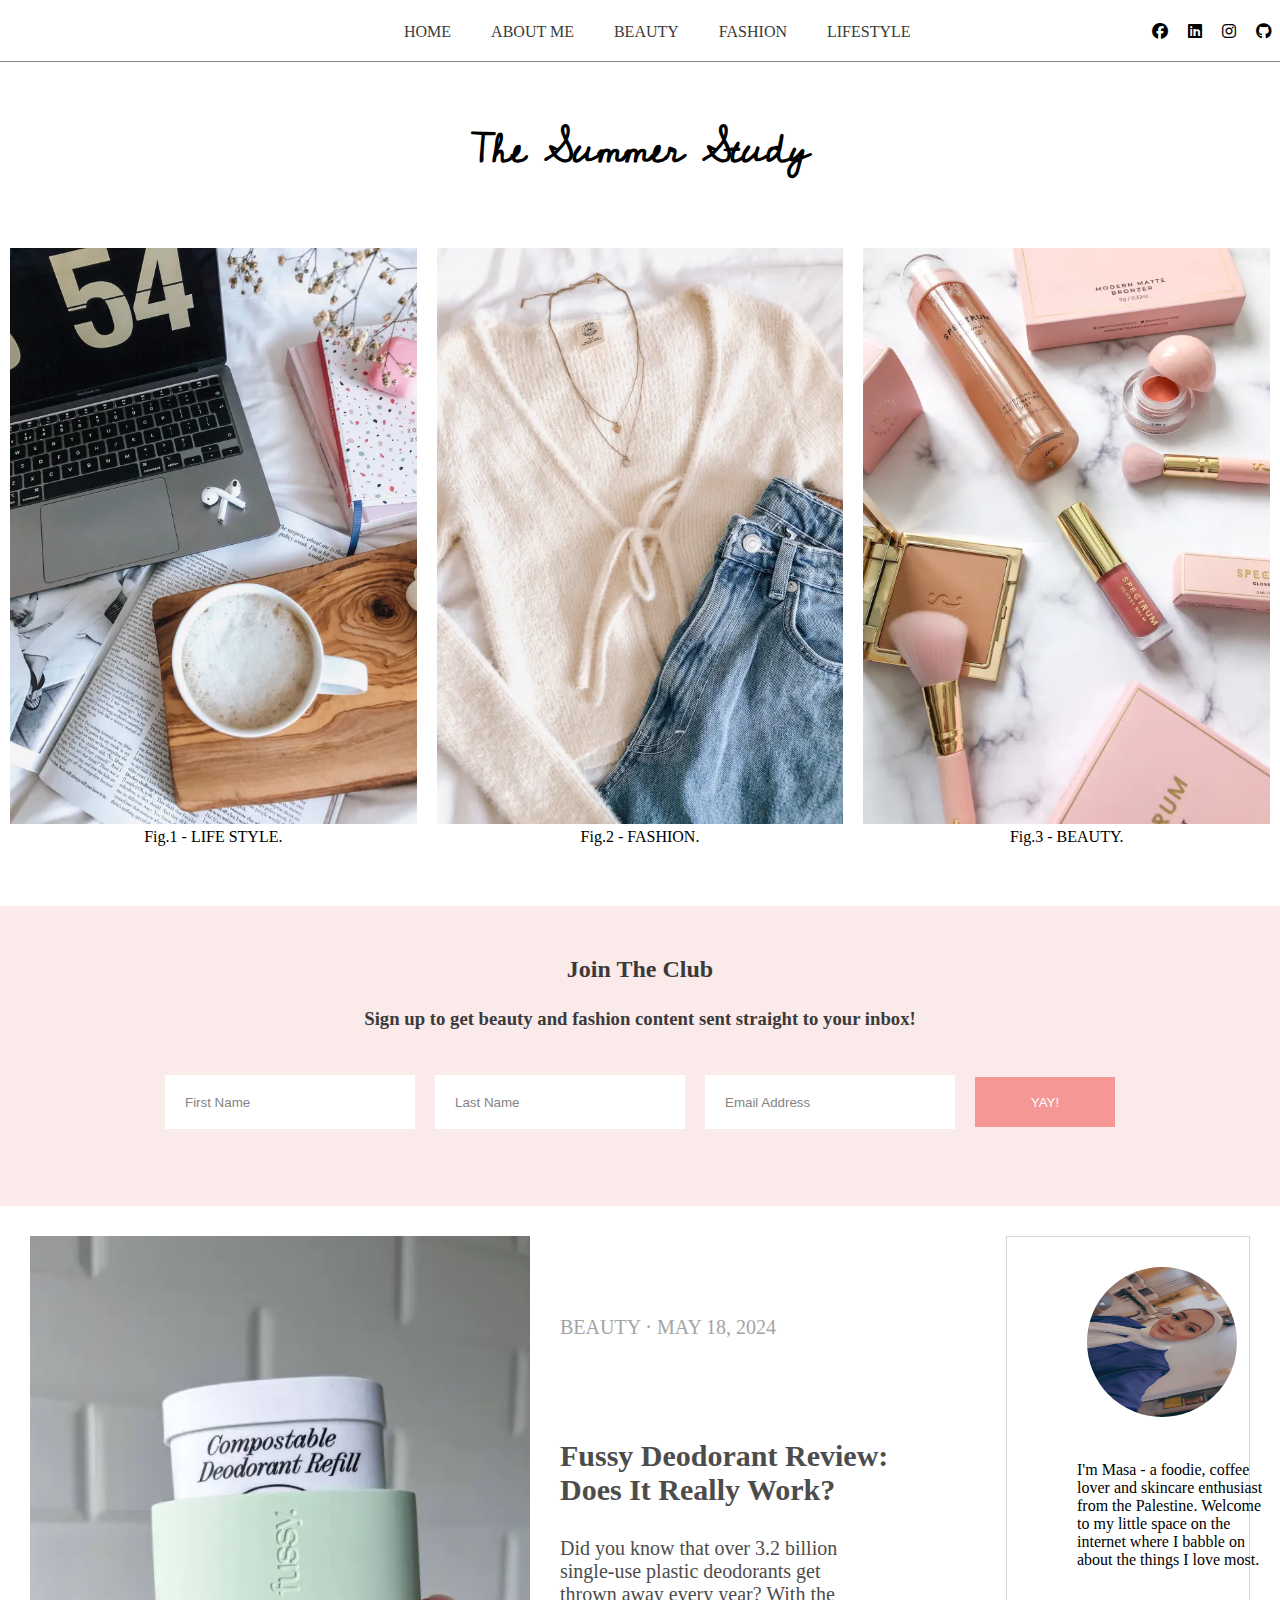
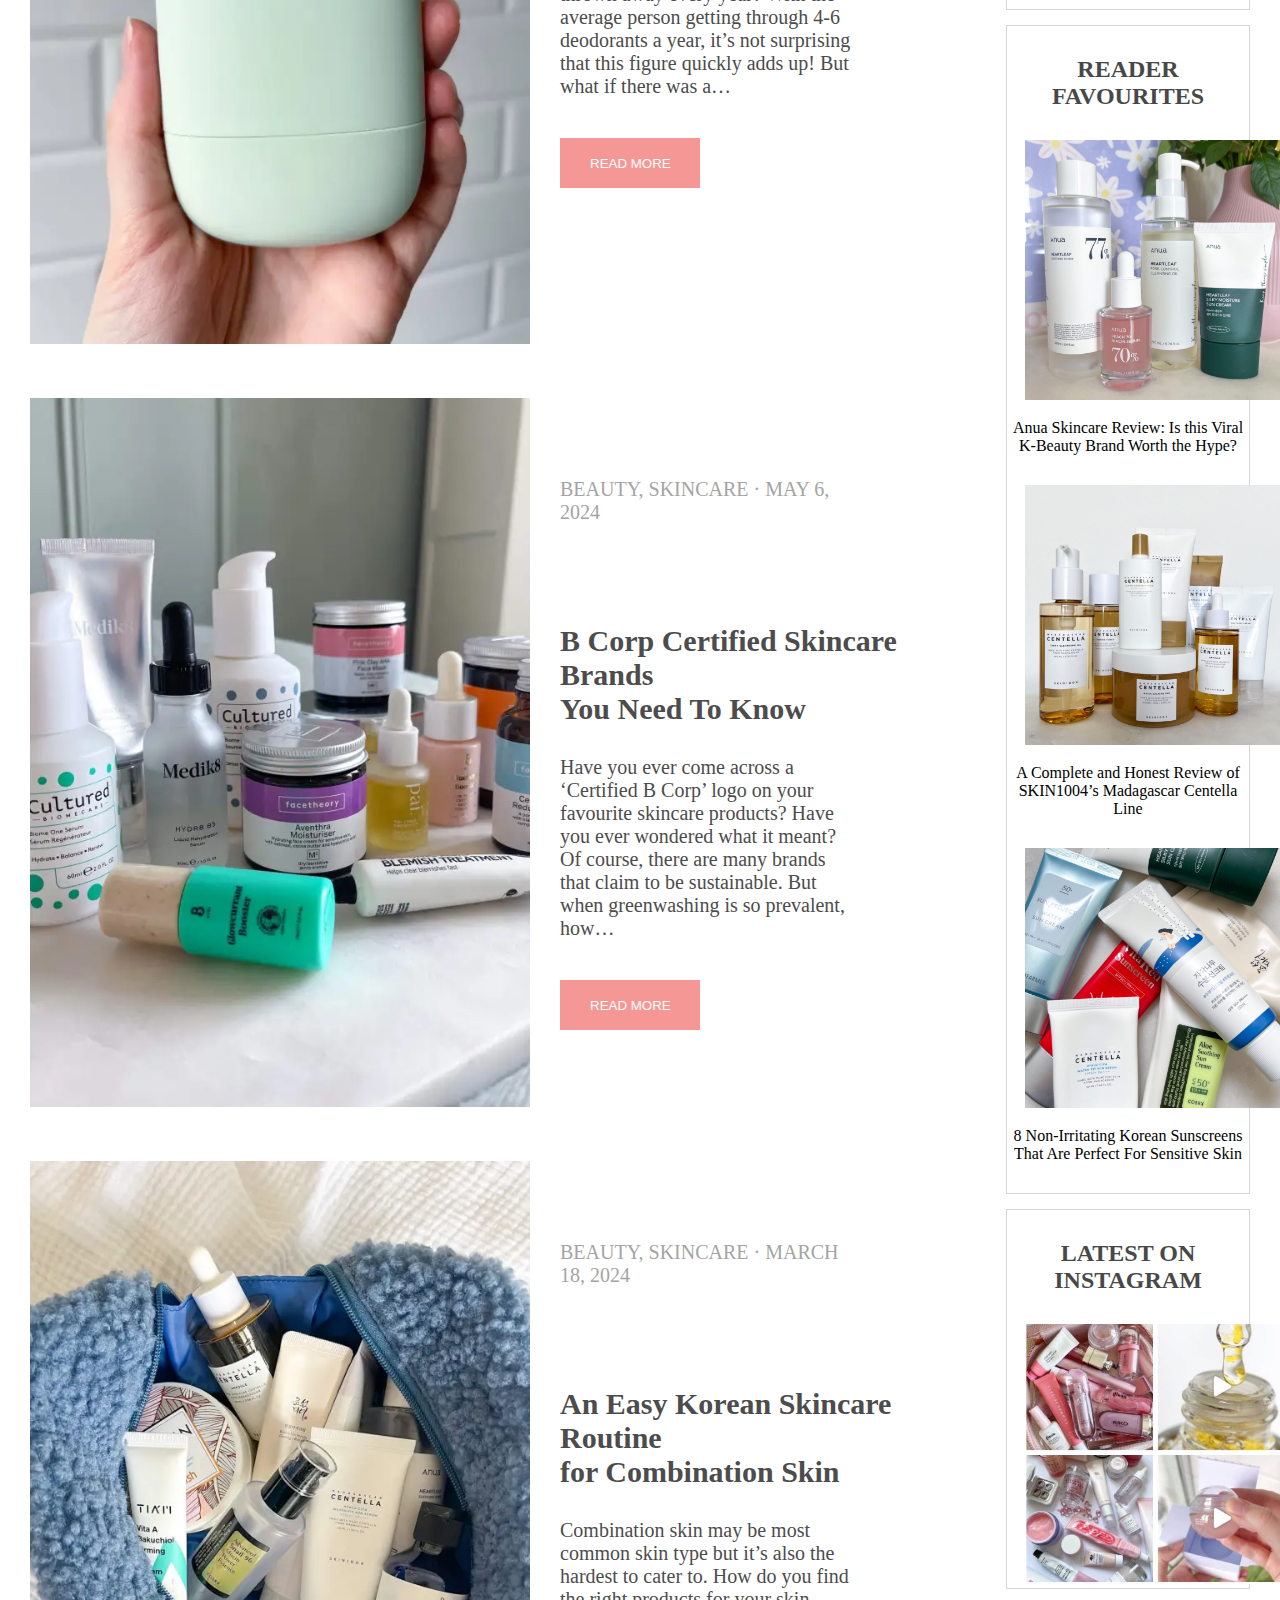
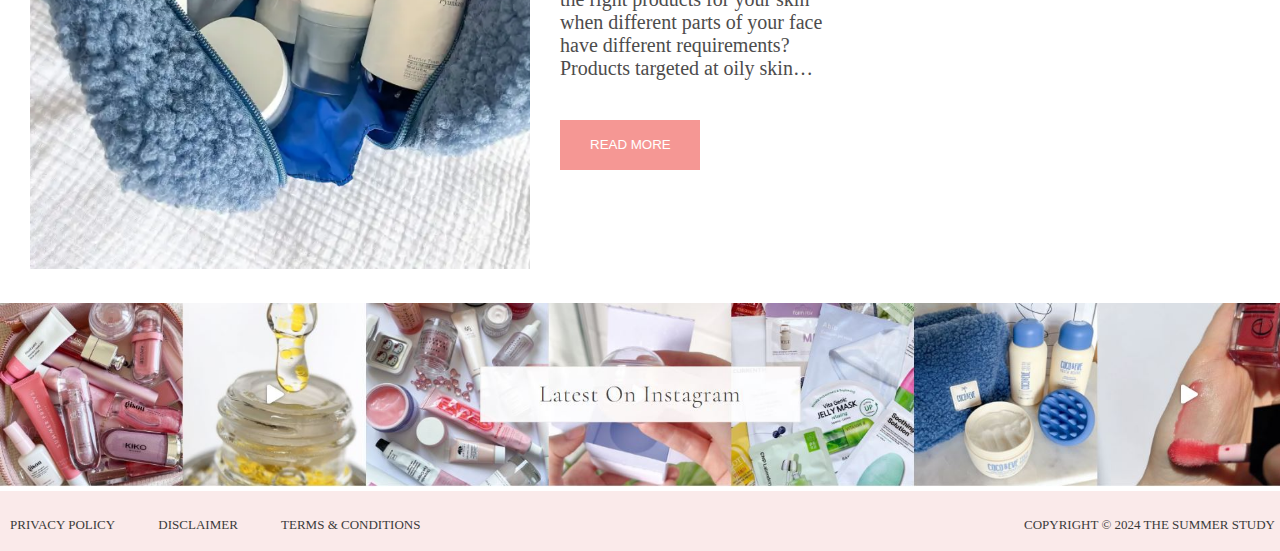
<file: static/index.html>
<!DOCTYPE html>
<html>
    <head>
        <meta charset="UTF-8" />
        <meta name="viewport" content="width=device-width, initial-scale=1.0" />
        <link rel="icon" href="images/logo.jpg" />
        <link rel="stylesheet" href="css/main.css" />
        <link href='https://fonts.googleapis.com/css?family=Cedarville Cursive' rel='stylesheet'>
        <title>The Summer Study</title>
        
    </head>
    <body>
        <header class="header-section">
            <nav class="navigation-bar">
                <a href="#home-page">HOME</a>
                <a href="#about-me-section">ABOUT ME</a>
                <a href="beauty.html" target="_blank">BEAUTY</a>
                <a href="fashion.html" target="_blank">FASHION</a>
                <a href="lifestyle.html" target="_blank">LIFESTYLE</a>
            </nav>
            <div class="social-media">
                <a href="https://www.facebook.com/profile.php?id=100007891277919" target="_blank"><i class="fa-brands fa-facebook"></i></a>
                <a href="https://www.linkedin.com/in/masa-abu-aisheh-735248277/" target="_blank"><i class="fa-brands fa-linkedin"></i></a>              
                <a href="https://www.instagram.com/masa_abuaisheh/?igsh=MWNoNmxkY21tMTQ0ZA%3D%3D&utm_source=qr&fbclid=IwZXh0bgNhZW0CMTAAAR1D5GaeYWvIJTXhTsE2ezgePBSSj-HISgZeqyfBZck92GaeW0LOA-EZr9Q_aem_AXz0OC4koIWQWxzRDLm3gun6iTfan2ZW6XfWPlcMURK93gjhBeRwb0ol1jUNp4F1NzUVuouHuaUTcRdAKW32S-pw" target="_blank"><i class="fa-brands fa-instagram"></i></a>
                <a href="https://github.com/masaabuaisheh" target="_blank"><i class="fa-brands fa-github"></i></i></a>               
            </div>
        </header>
        <main class="main-section">
            <section class="main-page">
                <div class="title-section">
                    <h1>The Summer Study</h1>
                </div>
                <div class="home-page" id="home-page">   
                    <figure class="figcaption-img">
                        <img src="images/lifestyle.jpg" alt="LIFESTYLE" />
                        <figcaption>Fig.1 - LIFE STYLE.</figcaption>
                    </figure>
                    <figure class="figcaption-img">
                        <img src="images/fashion.jpg" alt="FASHION" />
                        <figcaption>Fig.2 - FASHION.</figcaption>
                    </figure>
                    <figure class="figcaption-img">
                       <img src="images/beauty.jpg" alt="BEAUTY" />
                       <figcaption>Fig.3 - BEAUTY.</figcaption>
                    </figure>
                </div>
                <div class="sign-up">
                    <form class="sign-up-form" action="">
                        <header class="sign-up-header">
                            <h2>Join The Club</h2>
                            <h3>Sign up to get beauty and fashion content sent straight to your inbox!</h3>
                        </header>
                        <main class="main-sign-up-form">
                            <div class="fname">
                                <input type="text" class="first-name" placeholder="First Name">
                            </div>
                            <div class="lname">
                                <input type="text" class="last-name" placeholder="Last Name">
                            </div>
                            <div class="email">
                                <input type="text" class="email-address" placeholder="Email Address">
                            </div>
                            <div class="form-button">
                                <button type="submit" class="submit">YAY!</button>
                            </div>
                        </main>
                    </form>
                </div>
            </section>
            <section class="content">
                <section class="main-content">
                    <div class="fussy-deodorant">
                        <div class="fussy-deodorant-image">
                            <img src="images/fussy-natural-deodorant-refill.jpg" alt="FUSSY NATURAL DEODORANT" />
                        </div>
                        <div class="fussy-deodorant-header">
                            <p class="beauty-parag">BEAUTY · MAY 18, 2024</p>
                            <h3>Fussy Deodorant Review: <br> Does It Really Work?</h3>
                            <p>Did you know that over 3.2 billion single-use plastic deodorants get thrown away every year? With the average person getting through 4-6 deodorants a year, it’s not surprising that this figure quickly adds up! But what if there was a…</p>
                            <div class="read-more">
                                <a href="html/fussy-deodorant.html" target="_blank">
                                    <input type="button" class="read-more-info" value="READ MORE" />
                                </a>
                            </div>
                        </div>
                    </div>
                    <div class="b-corp-beauty-skincare-brands">
                        <div class="b-corp-beauty-skincare-brands-image">
                            <img src="images/b-corp-beauty-skincare-brands.jpg" alt="CORP BEAUTY SKINCARE" />
                        </div>
                        <div class="b-corp-beauty-skincare-brands-header">
                            <p class="beauty-parag">BEAUTY, SKINCARE · MAY 6, 2024</p>
                            <h3>B Corp Certified Skincare Brands <br> You Need To Know</h3>
                            <p>Have you ever come across a ‘Certified B Corp’ logo on your favourite skincare products? Have you ever wondered what it meant? Of course, there are many brands that claim to be sustainable. But when greenwashing is so prevalent, how…</p>
                            <div class="read-more">
                                <a href="html/b-corp-skincare.html" target="_blank">
                                    <input type="button" class="read-more-info" value="READ MORE" />
                                </a>
                            </div>
                        </div>
                    </div>
                    <div class="korean-skincare-routine">
                        <div class="korean-skincare-routine-image">
                            <img src="images/korean-skincare-routine-combination-skin.jpg" alt="KOREAN SKINCARE" />
                        </div>
                        <div class="korean-skincare-routine-header">
                            <p class="beauty-parag">BEAUTY, SKINCARE · MARCH 18, 2024</p>
                            <h3>An Easy Korean Skincare Routine <br> for Combination Skin</h3>
                            <p>Combination skin may be most common skin type but it’s also the hardest to cater to. How do you find the right products for your skin when different parts of your face have different requirements? Products targeted at oily skin…</p>
                            <div class="read-more">
                                <a href="html/korean-skincare.html">
                                    <input type="button" class="read-more-info" value="READ MORE" />
                                </a>
                            </div>
                            
                        </div>
                    </div>
                </section>
                <section class="mycontent">
                    <section class="about-me-section" id="about-me-section">
                        <div class="about-me-image">
                            <img src="images/profilee.jpg" alt="PERSONAL PROFILE"/>
                        </div>
                        <div class="about-me-information">
                            <p>I'm Masa - a foodie, 
                                coffee lover and skincare enthusiast from the Palestine.
                                Welcome to my little space on the internet 
                                where I babble on about the things I love most.
                            </p>
                        </div>
                    </section>
                    <section class="reader-favourites-section">
                        <header class="reader-favourites-header">
                            <h2>READER FAVOURITES</h2>
                        </header>
                        <div class="first-product">
                            <img src="images/firstproduct.jpg" alt="PRODUCTS"/>
                            <p>Anua Skincare Review: Is this Viral K-Beauty Brand Worth the Hype?</p>
                        </div>
                        <div class="second-product">
                            <img src="images/secondproduct.jpg" alt="PRODUCTS"/>
                            <p>A Complete and Honest Review of SKIN1004’s Madagascar Centella Line</p>
                        </div>
                        <div class="third-product">
                            <img src="images/thirdproduct.jpg" alt="PRODUCTS"/>
                            <p>8 Non-Irritating Korean Sunscreens That Are Perfect For Sensitive Skin</p>
                        </div>
                    </section>
                    <section class="latest-on-intagram-section">
                        <header class="latest-on-intagram-header">
                            <h2>LATEST ON INSTAGRAM</h2>
                        </header>
                        <div class="latest-product">
                            <img src="images/instapic.JPG" alt="PRODUCTS"/>
                        </div>
                    </section>
                </section>
            </section>
        </main>
        <footer>
            <div class="footer-image">
                <img src="images/footer.JPG"  alt="LATEST ON INSTAGRAM"/>
            </div>
            <div class="footer-info">
                <div class="footer-links">
                    <a href="privacypolicy.html">PRIVACY POLICY</a>
                    <a href="dec.html">DISCLAIMER</a>
                    <a href="terme.html">TERMS & CONDITIONS</a>
                </div>
                <div class="footer-copyright">
                    <p>COPYRIGHT © 2024 THE SUMMER STUDY</p> 
                </div>
            </div>
        </footer>
    </body>
</html>
</file>
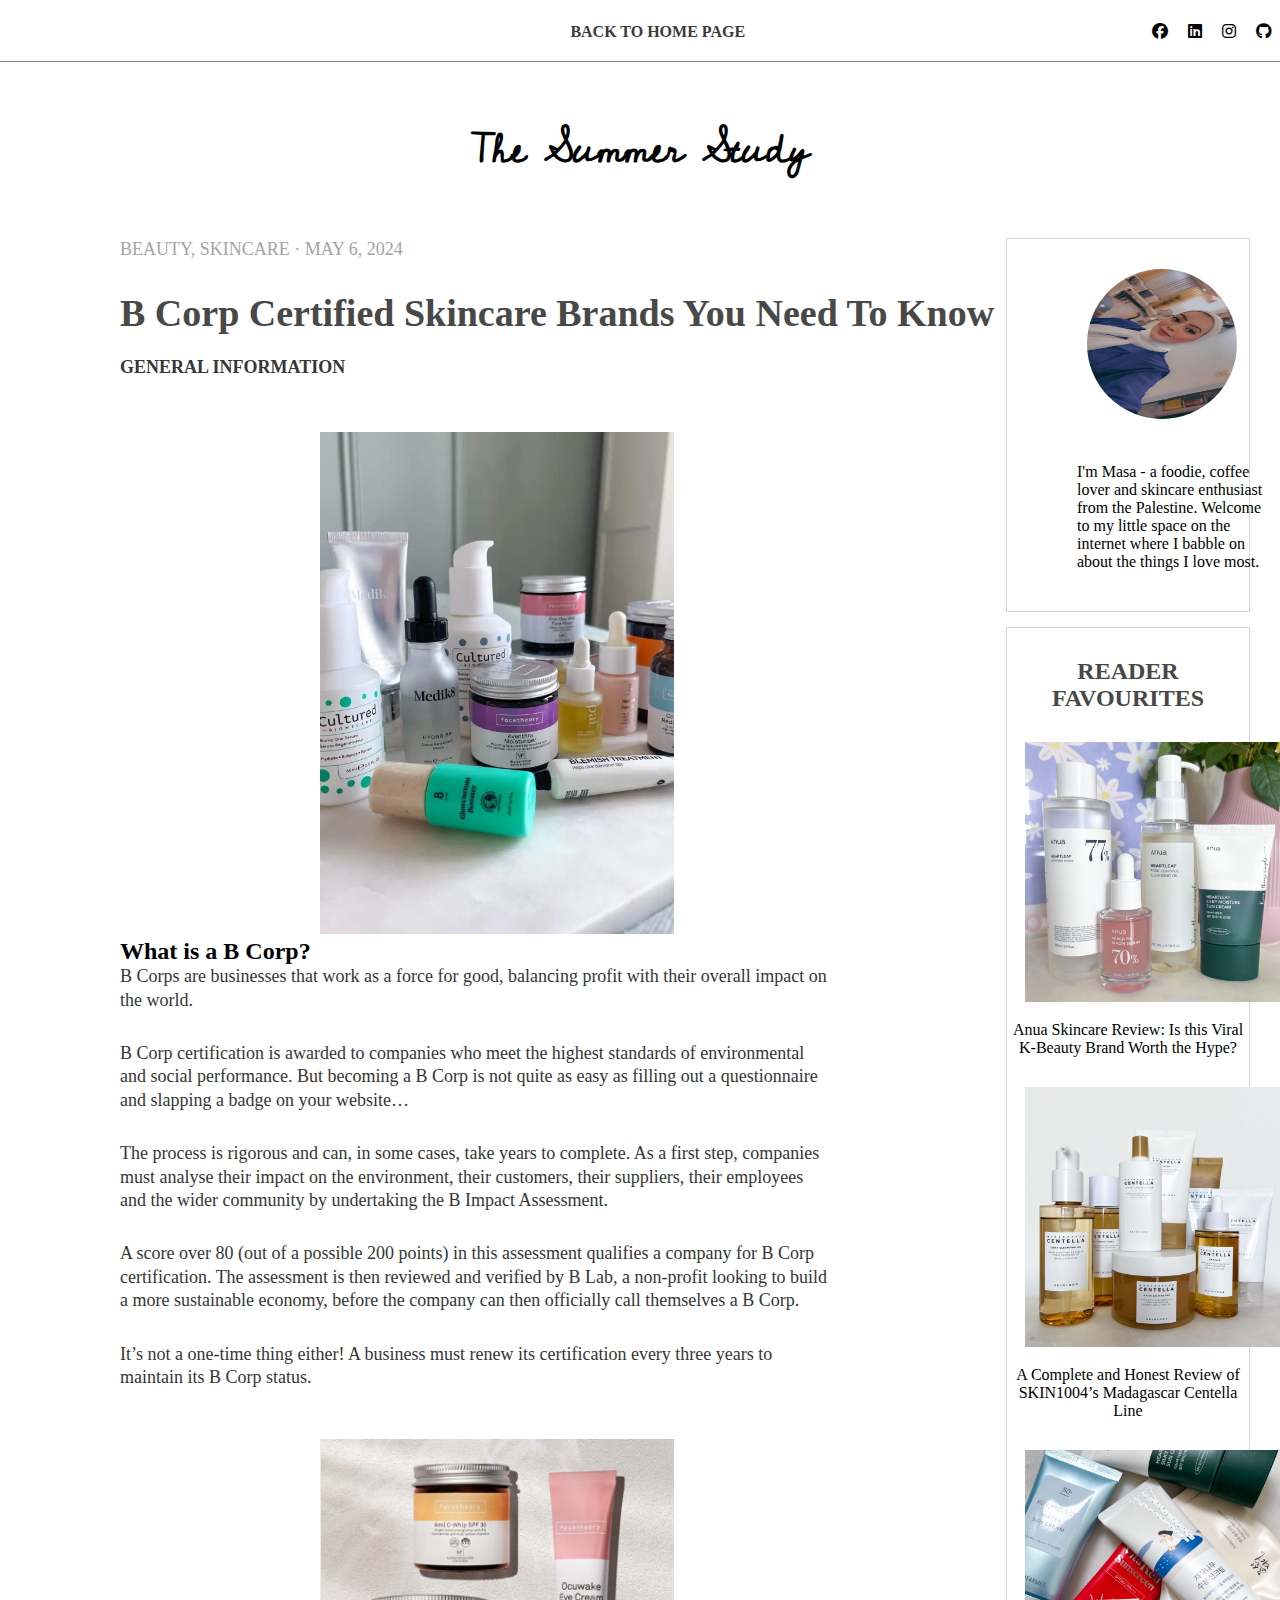
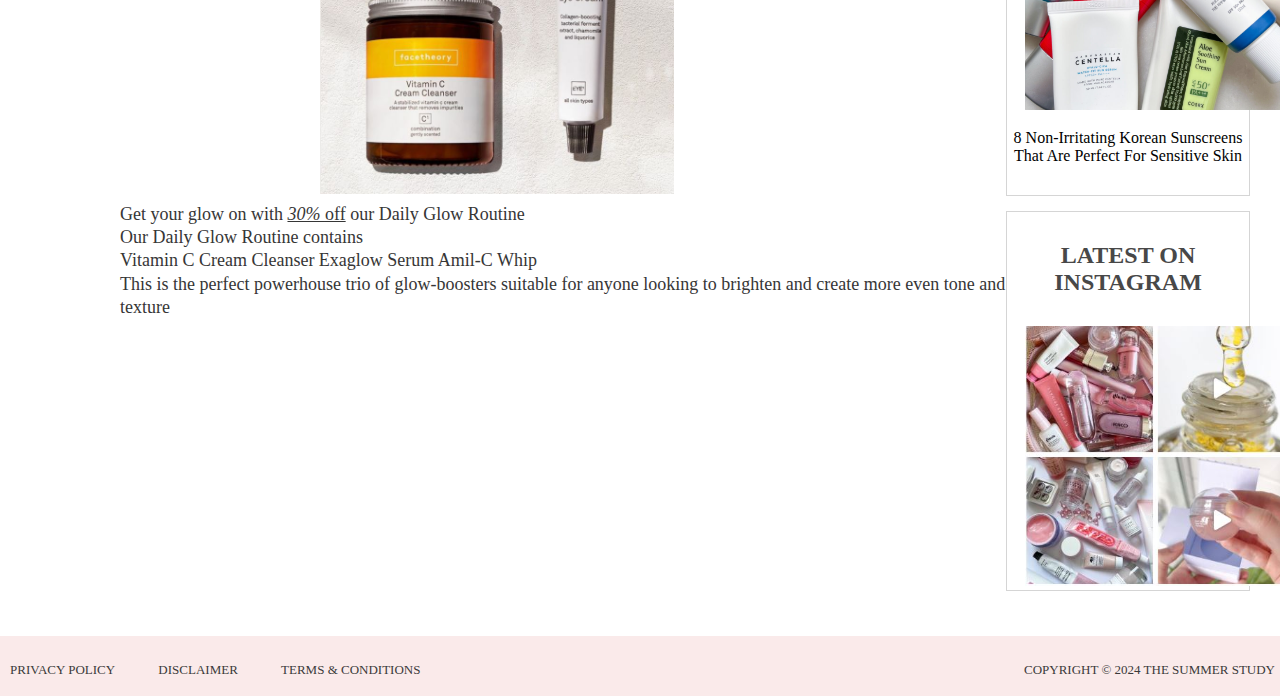
<file: static/html/b-corp-skincare.html>
<!DOCTYPE html>
<html>
    <head>
        <meta charset="UTF-8" />
        <meta name="viewport" content="width=device-width, initial-scale=1.0" />
        <link rel="icon" href="../images/logo.jpg" />
        <link rel="stylesheet" href="../css/main.css" />
        <link href='https://fonts.googleapis.com/css?family=Cedarville Cursive' rel='stylesheet'>
        <title>B-corp Skincare</title>
        
    </head>
    <body>
        <header class="header-section">
            <nav class="navigation-bar-back">
                <a href="../index.html">BACK TO HOME PAGE</a>
            </nav>
            <div class="social-media">
                <a href="https://www.facebook.com/profile.php?id=100007891277919" target="_blank"><i class="fa-brands fa-facebook"></i></a>
                <a href="https://www.linkedin.com/in/masa-abu-aisheh-735248277/" target="_blank"><i class="fa-brands fa-linkedin"></i></a>              
                <a href="https://www.instagram.com/masa_abuaisheh/?igsh=MWNoNmxkY21tMTQ0ZA%3D%3D&utm_source=qr&fbclid=IwZXh0bgNhZW0CMTAAAR1D5GaeYWvIJTXhTsE2ezgePBSSj-HISgZeqyfBZck92GaeW0LOA-EZr9Q_aem_AXz0OC4koIWQWxzRDLm3gun6iTfan2ZW6XfWPlcMURK93gjhBeRwb0ol1jUNp4F1NzUVuouHuaUTcRdAKW32S-pw" target="_blank"><i class="fa-brands fa-instagram"></i></a>
                <a href="https://github.com/masaabuaisheh" target="_blank"><i class="fa-brands fa-github"></i></i></a>               
            </div>
        </header>
        <main class="main-section">
            <section class="main-page">
                <div class="title-section">
                    <h1>The Summer Study</h1>
                </div>
            </section>
            <section class="content">
                <section class="main-content-b-crop">
                    <div class="b-crop-header">
                        <p class="beauty-parag">BEAUTY, SKINCARE · MAY 6, 2024</p>
                        <h3>B Corp Certified Skincare Brands You Need To Know</h3>
                    </div>
                    <div class="b-crop-information">
                        <h4>GENERAL INFORMATION</h4>
                    </div>
                    <div class="b-crop-image">
                        <img src="../images/b-corp-beauty-skincare-brands.jpg" alt="b-corp-beauty-skincare-brands" />
                    </div>
                    <div class="about-b-crop">
                        <h2 class="header2">What is a B Corp?</h2>
                        <p>B Corps are businesses that work as a force for good, balancing profit with their overall impact on the world.</p>
                        <p>B Corp certification is awarded to companies who meet the highest standards of environmental and social performance. But becoming a B Corp is not quite as easy as filling out a questionnaire and slapping a badge on your website…</p>
                        <p>The process is rigorous and can, in some cases, take years to complete. As a first step, companies must analyse their impact on the environment, their customers, their suppliers, their employees and the wider community by undertaking the B Impact Assessment.</p>
                        <p>A score over 80 (out of a possible 200 points) in this assessment qualifies a company for B Corp certification. The assessment is then reviewed and verified by B Lab, a non-profit looking to build a more sustainable economy, before the company can then officially call themselves a B Corp.</p>
                        <p>It’s not a one-time thing either! A business must renew its certification every three years to maintain its B Corp status.</p>
                    </div>  
                    <div class="b-crop-image2">
                        <img src="../images/b-crop.JPG" alt="b-corp-beauty-skincare-brands" />
                    </div>
                    <div class="blackquotes-info">
                        <blockquote cite="https://www.facetheory.com/?utm_source=ShopMy&smsclickid=bda73db3-5b9b-4916-8b78-42c2395963cf&utm_medium=affiliate&utm_campaign=Ellen%20Ford&utm_content=Quick%20Link&utm_referrer=shopmy.us">
                            Get your glow on with <span class="off-30"> <u><em>30% </em>off</u></span> our Daily Glow Routine 
                            <br>
                            Our Daily Glow Routine contains
                            <br>
                            Vitamin C Cream Cleanser
                            Exaglow Serum 
                            Amil-C Whip 
                            <br>
                            This is the perfect powerhouse trio of glow-boosters suitable for anyone looking to brighten and create more even tone and texture
                        </blockquote>
                    </div>
                </section>
                <section class="mycontent">
                    <section class="about-me-section" id="about-me-section">
                        <div class="about-me-image">
                            <img src="../images/profilee.jpg" alt="PERSONAL PROFILE"/>
                        </div>
                        <div class="about-me-information">
                            <p>I'm Masa - a foodie, 
                                coffee lover and skincare enthusiast from the Palestine.
                                Welcome to my little space on the internet 
                                where I babble on about the things I love most.
                            </p>
                        </div>
                    </section>
                    <section class="reader-favourites-section">
                        <header class="reader-favourites-header">
                            <h2 class="read-fav">READER FAVOURITES</h2>
                        </header>
                        <div class="first-product">
                            <img src="../images/firstproduct.jpg" alt="PRODUCTS"/>
                            <p>Anua Skincare Review: Is this Viral K-Beauty Brand Worth the Hype?</p>
                        </div>
                        <div class="second-product">
                            <img src="../images/secondproduct.jpg" alt="PRODUCTS"/>
                            <p>A Complete and Honest Review of SKIN1004’s Madagascar Centella Line</p>
                        </div>
                        <div class="third-product">
                            <img src="../images/thirdproduct.jpg" alt="PRODUCTS"/>
                            <p>8 Non-Irritating Korean Sunscreens That Are Perfect For Sensitive Skin</p>
                        </div>
                    </section>
                    <section class="latest-on-intagram-section">
                        <header class="latest-on-intagram-header">
                            <h2 class="latest-on-intagram">LATEST ON INSTAGRAM</h2>
                        </header>
                        <div class="latest-product">
                            <img src="../images/instapic.JPG" alt="PRODUCTS"/>
                        </div>
                    </section>
                </section>
            </section>
        </main>
        <footer>
            <div class="footer-info">
                <div class="footer-links">
                    <a href="privacypolicy.html">PRIVACY POLICY</a>
                    <a href="dec.html">DISCLAIMER</a>
                    <a href="terme.html">TERMS & CONDITIONS</a>
                </div>
                <div class="footer-copyright">
                    <p>COPYRIGHT © 2024 THE SUMMER STUDY</p> 
                </div>
            </div>
        </footer>
    </body>
</html>
</file>
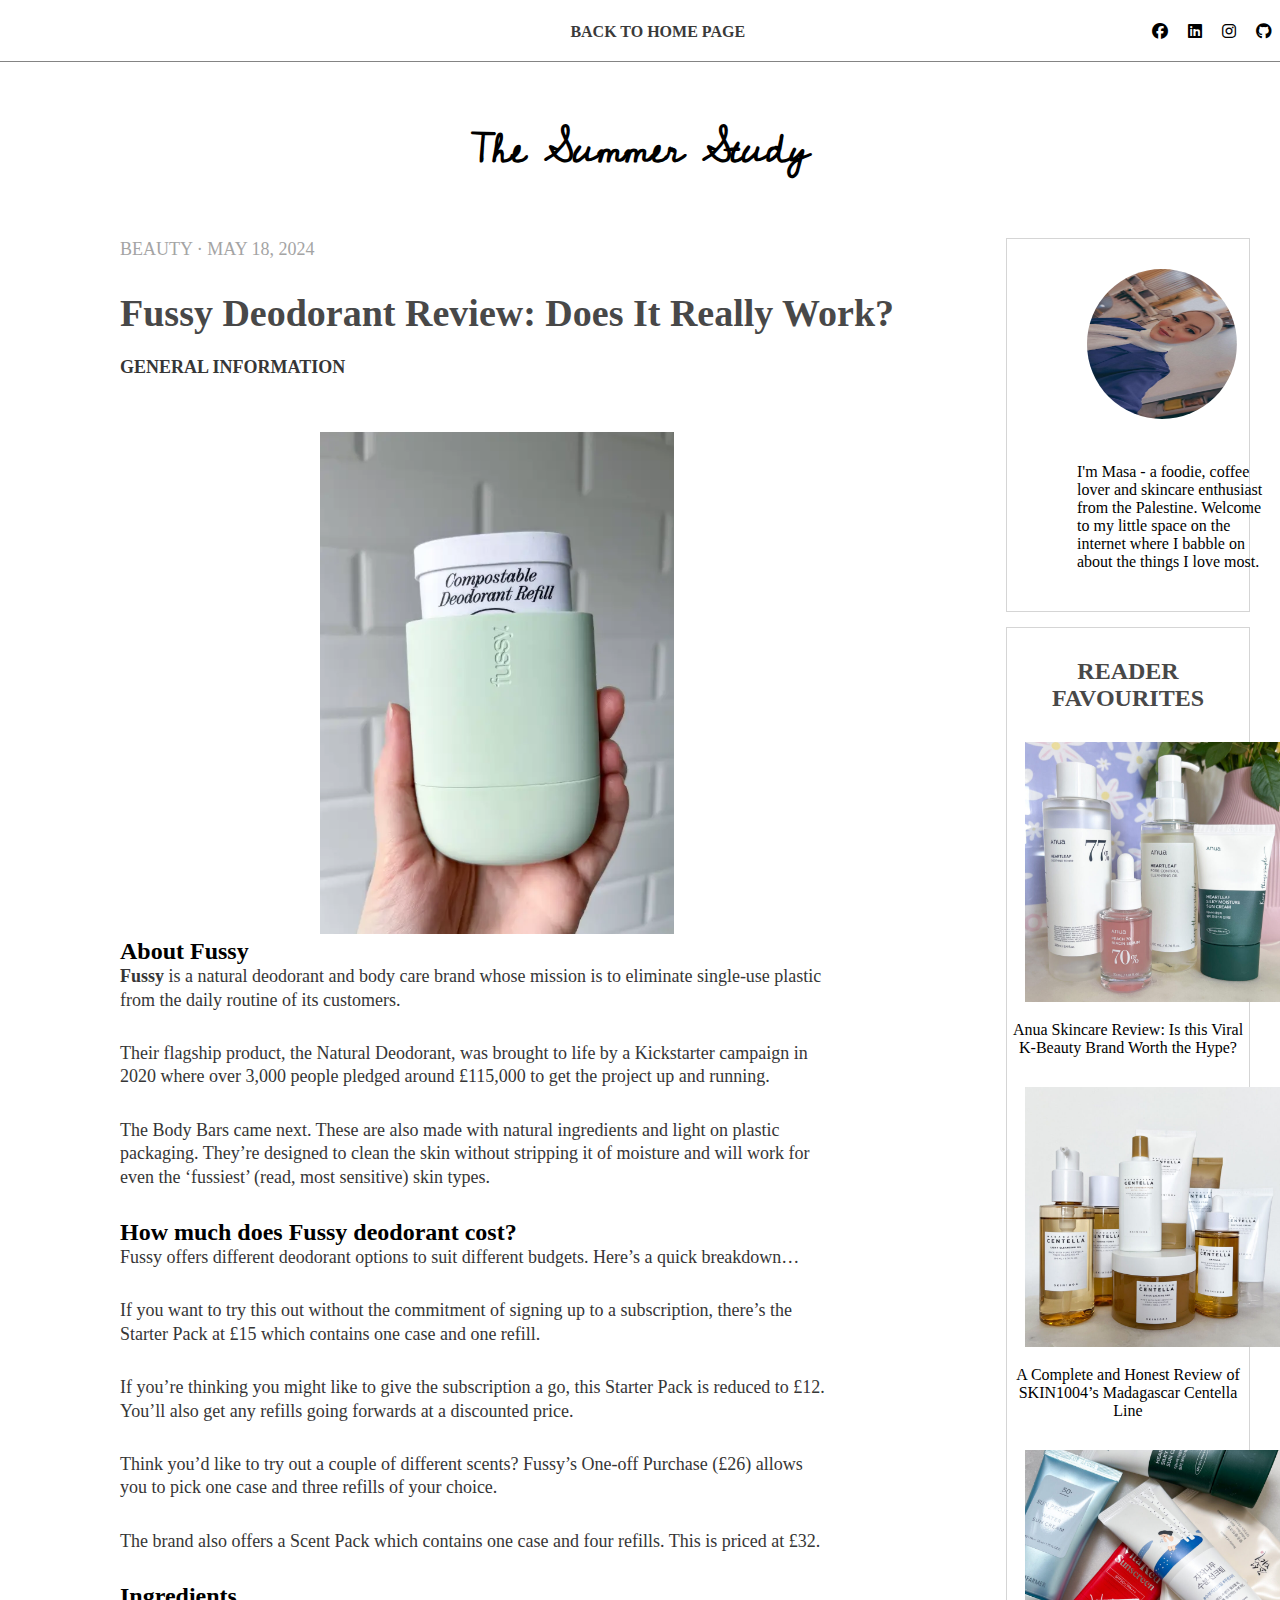
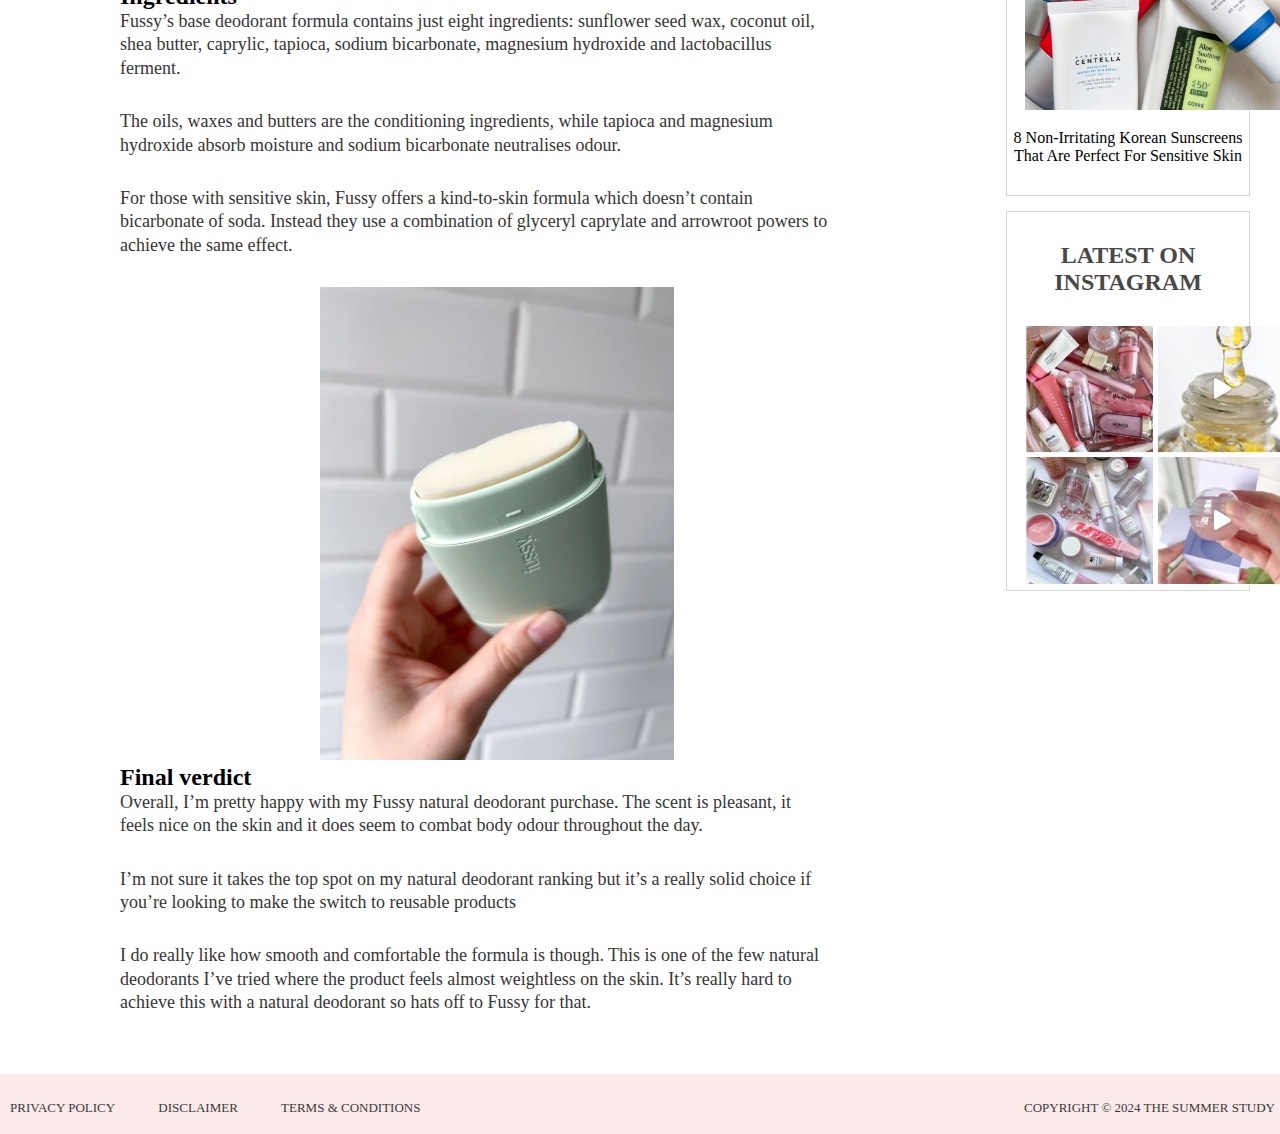
<file: static/html/fussy-deodorant.html>
<!DOCTYPE html>
<html>
    <head>
        <meta charset="UTF-8" />
        <meta name="viewport" content="width=device-width, initial-scale=1.0" />
        <link rel="icon" href="../images/logo.jpg" />
        <link rel="stylesheet" href="../css/main.css" />
        <link href='https://fonts.googleapis.com/css?family=Cedarville Cursive' rel='stylesheet'>
        <title>Fussy Deodorant</title>
        
    </head>
    <body>
        <header class="header-section">
            <nav class="navigation-bar-back">
                <a href="../index.html">BACK TO HOME PAGE</a>
            </nav>
            <div class="social-media">
                <a href="https://www.facebook.com/profile.php?id=100007891277919" target="_blank"><i class="fa-brands fa-facebook"></i></a>
                <a href="https://www.linkedin.com/in/masa-abu-aisheh-735248277/" target="_blank"><i class="fa-brands fa-linkedin"></i></a>              
                <a href="https://www.instagram.com/masa_abuaisheh/?igsh=MWNoNmxkY21tMTQ0ZA%3D%3D&utm_source=qr&fbclid=IwZXh0bgNhZW0CMTAAAR1D5GaeYWvIJTXhTsE2ezgePBSSj-HISgZeqyfBZck92GaeW0LOA-EZr9Q_aem_AXz0OC4koIWQWxzRDLm3gun6iTfan2ZW6XfWPlcMURK93gjhBeRwb0ol1jUNp4F1NzUVuouHuaUTcRdAKW32S-pw" target="_blank"><i class="fa-brands fa-instagram"></i></a>
                <a href="https://github.com/masaabuaisheh" target="_blank"><i class="fa-brands fa-github"></i></i></a>               
            </div>
        </header>
        <main class="main-section">
            <section class="main-page">
                <div class="title-section">
                    <h1>The Summer Study</h1>
                </div>
            </section>
            <section class="content">
                <section class="main-content-fussy">
                    <div class="fussy-header">
                        <p class="beauty-parag">BEAUTY · MAY 18, 2024</p>
                        <h3>Fussy Deodorant Review: Does It Really Work?</h3>
                    </div>
                    <div class="fussy-information">
                        <h4>GENERAL INFORMATION</h4>
                    </div>
                    <div class="fussy-image">
                        <img src="../images/fussy-natural-deodorant-refill.jpg" alt="FUSSY NATURAL DEODORANT" />
                    </div>
                    <div class="about-fussy">
                        <h2 class="header2">About Fussy</h2>
                        <p><b>Fussy</b> is a natural deodorant and body care brand whose mission is to eliminate single-use plastic from the daily routine of its customers.</p>
                        <p>Their flagship product, the Natural Deodorant, was brought to life by a Kickstarter campaign in 2020 where over 3,000 people pledged around £115,000 to get the project up and running.</p>
                        <p>The Body Bars came next. These are also made with natural ingredients and light on plastic packaging. They’re designed to clean the skin without stripping it of moisture and will work for even the ‘fussiest’ (read, most sensitive) skin types.</p>
                    </div>
                    <div class="fussy-cost">
                        <h2 class="header2">How much does Fussy deodorant cost?</h2>
                        <p>Fussy offers different deodorant options to suit different budgets. Here’s a quick breakdown…</p>
                        <p>If you want to try this out without the commitment of signing up to a subscription, there’s the Starter Pack at £15 which contains one case and one refill.</p>
                        <p>If you’re thinking you might like to give the subscription a go, this Starter Pack is reduced to £12. You’ll also get any refills going forwards at a discounted price.</p>     
                        <p>Think you’d like to try out a couple of different scents? Fussy’s One-off Purchase (£26) allows you to pick one case and three refills of your choice.</p>  
                        <p>The brand also offers a Scent Pack which contains one case and four refills. This is priced at £32.</p>
                    </div>
                    <div class="fussy-ingredients">
                        <h2 class="header2">Ingredients</h2>
                        <p>Fussy’s base deodorant formula contains just eight ingredients: sunflower seed wax, coconut oil, shea butter, caprylic, tapioca, sodium bicarbonate, magnesium hydroxide and lactobacillus ferment.</p>
                        <p>The oils, waxes and butters are the conditioning ingredients, while tapioca and magnesium hydroxide absorb moisture and sodium bicarbonate neutralises odour.</p>
                        <p>For those with sensitive skin, Fussy offers a kind-to-skin formula which doesn’t contain bicarbonate of soda. Instead they use a combination of glyceryl caprylate and arrowroot powers to achieve the same effect.</p>
                    </div>
                    <div class="deodorant-image">
                        <img src="../images/fussy-natural-deodorant-texture.jpg" alt="fussy-natural-deodorant-texture"/>
                    </div>
                    <div class="fussy-final-verdict">
                        <h2 class="header2">Final verdict</h2>
                        <p>Overall, I’m pretty happy with my Fussy natural deodorant purchase. The scent is pleasant, it feels nice on the skin and it does seem to combat body odour throughout the day.</p>
                        <p>I’m not sure it takes the top spot on my natural deodorant ranking but it’s a really solid choice if you’re looking to make the switch to reusable products</p>
                        <p>I do really like how smooth and comfortable the formula is though. This is one of the few natural deodorants I’ve tried where the product feels almost weightless on the skin. It’s really hard to achieve this with a natural deodorant so hats off to Fussy for that.</p>
                    </div>

                </section>
                <section class="mycontent">
                    <section class="about-me-section" id="about-me-section">
                        <div class="about-me-image">
                            <img src="../images/profilee.jpg" alt="PERSONAL PROFILE"/>
                        </div>
                        <div class="about-me-information">
                            <p>I'm Masa - a foodie, 
                                coffee lover and skincare enthusiast from the Palestine.
                                Welcome to my little space on the internet 
                                where I babble on about the things I love most.
                            </p>
                        </div>
                    </section>
                    <section class="reader-favourites-section">
                        <header class="reader-favourites-header">
                            <h2 class="read-fav">READER FAVOURITES</h2>
                        </header>
                        <div class="first-product">
                            <img src="../images/firstproduct.jpg" alt="PRODUCTS"/>
                            <p>Anua Skincare Review: Is this Viral K-Beauty Brand Worth the Hype?</p>
                        </div>
                        <div class="second-product">
                            <img src="../images/secondproduct.jpg" alt="PRODUCTS"/>
                            <p>A Complete and Honest Review of SKIN1004’s Madagascar Centella Line</p>
                        </div>
                        <div class="third-product">
                            <img src="../images/thirdproduct.jpg" alt="PRODUCTS"/>
                            <p>8 Non-Irritating Korean Sunscreens That Are Perfect For Sensitive Skin</p>
                        </div>
                    </section>
                    <section class="latest-on-intagram-section">
                        <header class="latest-on-intagram-header">
                            <h2 class="latest-on-intagram">LATEST ON INSTAGRAM</h2>
                        </header>
                        <div class="latest-product">
                            <img src="../images/instapic.JPG" alt="PRODUCTS"/>
                        </div>
                    </section>
                </section>
            </section>
        </main>
        <footer>
            <div class="footer-info">
                <div class="footer-links">
                    <a href="privacypolicy.html">PRIVACY POLICY</a>
                    <a href="dec.html">DISCLAIMER</a>
                    <a href="terme.html">TERMS & CONDITIONS</a>
                </div>
                <div class="footer-copyright">
                    <p>COPYRIGHT © 2024 THE SUMMER STUDY</p> 
                </div>
            </div>
        </footer>
    </body>
</html>
</file>
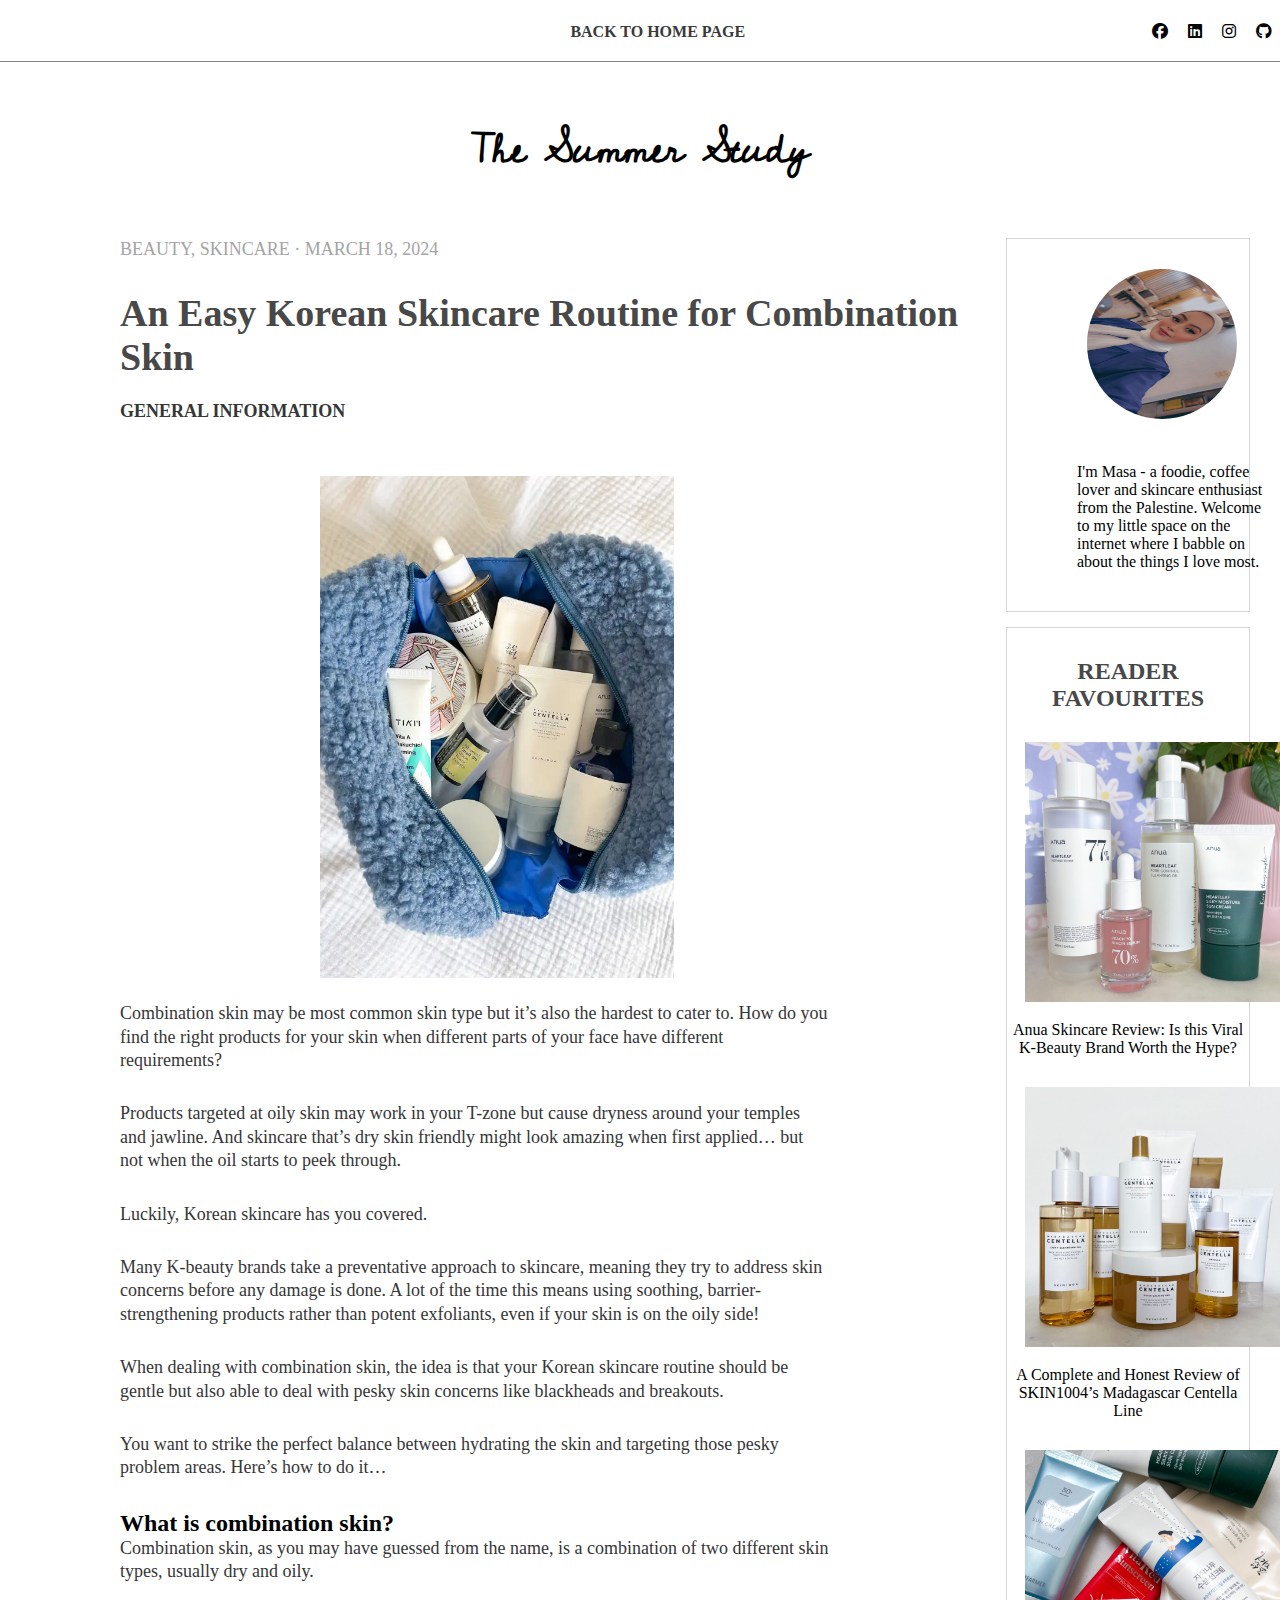
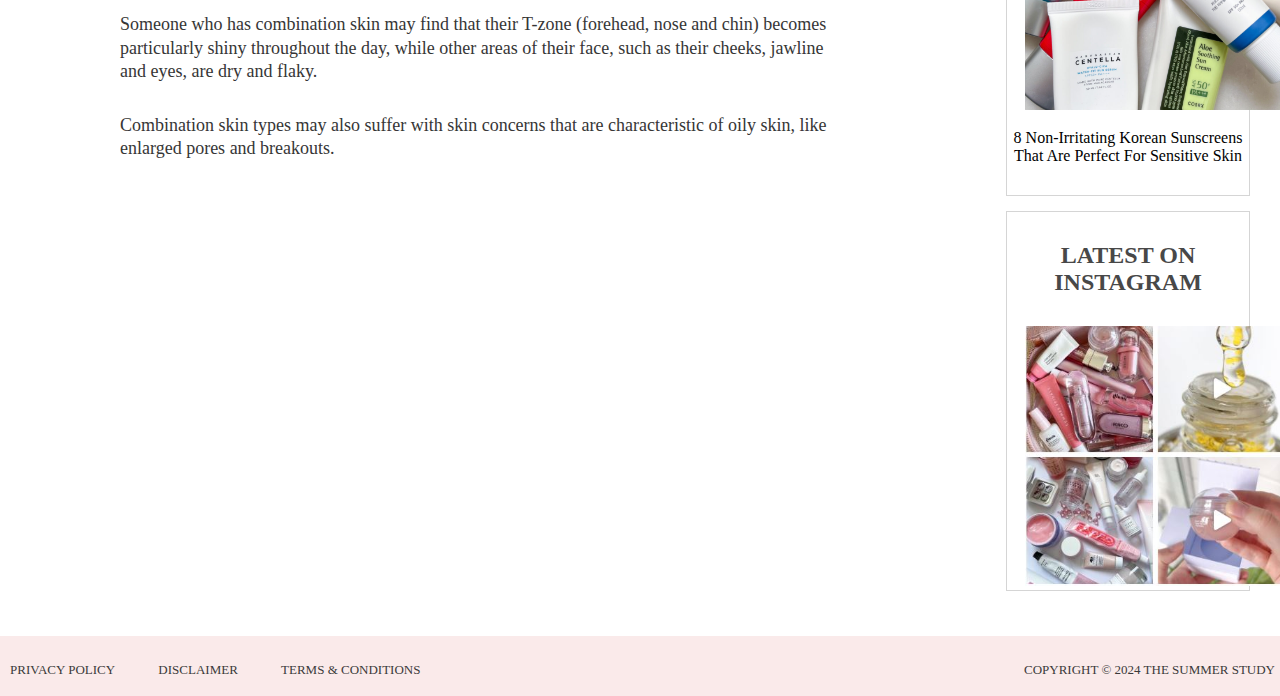
<file: static/html/korean-skincare.html>
<!DOCTYPE html>
<html>
    <head>
        <meta charset="UTF-8" />
        <meta name="viewport" content="width=device-width, initial-scale=1.0" />
        <link rel="icon" href="../images/logo.jpg" />
        <link rel="stylesheet" href="../css/main.css" />
        <link href='https://fonts.googleapis.com/css?family=Cedarville Cursive' rel='stylesheet'>
        <title>Korean Skincare</title>
        
    </head>
    <body>
        <header class="header-section">
            <nav class="navigation-bar-back">
                <a href="../index.html">BACK TO HOME PAGE</a>
            </nav>
            <div class="social-media">
                <a href="https://www.facebook.com/profile.php?id=100007891277919" target="_blank"><i class="fa-brands fa-facebook"></i></a>
                <a href="https://www.linkedin.com/in/masa-abu-aisheh-735248277/" target="_blank"><i class="fa-brands fa-linkedin"></i></a>              
                <a href="https://www.instagram.com/masa_abuaisheh/?igsh=MWNoNmxkY21tMTQ0ZA%3D%3D&utm_source=qr&fbclid=IwZXh0bgNhZW0CMTAAAR1D5GaeYWvIJTXhTsE2ezgePBSSj-HISgZeqyfBZck92GaeW0LOA-EZr9Q_aem_AXz0OC4koIWQWxzRDLm3gun6iTfan2ZW6XfWPlcMURK93gjhBeRwb0ol1jUNp4F1NzUVuouHuaUTcRdAKW32S-pw" target="_blank"><i class="fa-brands fa-instagram"></i></a>
                <a href="https://github.com/masaabuaisheh" target="_blank"><i class="fa-brands fa-github"></i></i></a>               
            </div>
        </header>
        <main class="main-section">
            <section class="main-page">
                <div class="title-section">
                    <h1>The Summer Study</h1>
                </div>
            </section>
            <section class="content">
                <section class="main-content-korean-skincare">
                    <div class="korean-skincare-header">
                        <p class="beauty-parag">BEAUTY, SKINCARE · MARCH 18, 2024</p>
                        <h3>An Easy Korean Skincare Routine for Combination Skin</h3>
                    </div>
                    <div class="korean-skincare-information">
                        <h4>GENERAL INFORMATION</h4>
                    </div>
                    <div class="korean-skincare-image">
                        <img src="../images/korean-skincare-routine-combination-skin.jpg" alt="korean skincare-brands" />
                    </div>
                    <div class="about-korean-skincare">
                        <p>Combination skin may be most common skin type but it’s also the hardest to cater to. How do you find the right products for your skin when different parts of your face have different requirements?</p>
                        <p>Products targeted at oily skin may work in your T-zone but cause dryness around your temples and jawline. And skincare that’s dry skin friendly might look amazing when first applied… but not when the oil starts to peek through.</p>
                        <p>Luckily, Korean skincare has you covered.</p>
                        <p>Many K-beauty brands take a preventative approach to skincare, meaning they try to address skin concerns before any damage is done. A lot of the time this means using soothing, barrier-strengthening products rather than potent exfoliants, even if your skin is on the oily side!</p>
                        <p>When dealing with combination skin, the idea is that your Korean skincare routine should be gentle but also able to deal with pesky skin concerns like blackheads and breakouts.</p>
                        <p>You want to strike the perfect balance between hydrating the skin and targeting those pesky problem areas. Here’s how to do it…</p>
                    </div>  
                    <div class="combination-skin">
                        <h2 class="header2">What is combination skin?</h2>
                        <p>Combination skin, as you may have guessed from the name, is a combination of two different skin types, usually dry and oily.</p>
                        <p>Someone who has combination skin may find that their T-zone (forehead, nose and chin) becomes particularly shiny throughout the day, while other areas of their face, such as their cheeks, jawline and eyes, are dry and flaky.</p>
                        <p>Combination skin types may also suffer with skin concerns that are characteristic of oily skin, like enlarged pores and breakouts.</p>
                    </div>
                </section>
                <section class="mycontent">
                    <section class="about-me-section" id="about-me-section">
                        <div class="about-me-image">
                            <img src="../images/profilee.jpg" alt="PERSONAL PROFILE"/>
                        </div>
                        <div class="about-me-information">
                            <p>I'm Masa - a foodie, 
                                coffee lover and skincare enthusiast from the Palestine.
                                Welcome to my little space on the internet 
                                where I babble on about the things I love most.
                            </p>
                        </div>
                    </section>
                    <section class="reader-favourites-section">
                        <header class="reader-favourites-header">
                            <h2 class="read-fav-h2">READER FAVOURITES</h2>
                        </header>
                        <div class="first-product">
                            <img src="../images/firstproduct.jpg" alt="PRODUCTS"/>
                            <p>Anua Skincare Review: Is this Viral K-Beauty Brand Worth the Hype?</p>
                        </div>
                        <div class="second-product">
                            <img src="../images/secondproduct.jpg" alt="PRODUCTS"/>
                            <p>A Complete and Honest Review of SKIN1004’s Madagascar Centella Line</p>
                        </div>
                        <div class="third-product">
                            <img src="../images/thirdproduct.jpg" alt="PRODUCTS"/>
                            <p>8 Non-Irritating Korean Sunscreens That Are Perfect For Sensitive Skin</p>
                        </div>
                    </section>
                    <section class="latest-on-intagram-section">
                        <header class="latest-on-intagram-header">
                            <h2 class="latest-on-intagram">LATEST ON INSTAGRAM</h2>
                        </header>
                        <div class="latest-product">
                            <img src="../images/instapic.JPG" alt="PRODUCTS"/>
                        </div>
                    </section>
                </section>
            </section>
        </main>
        <footer>
            <div class="footer-info">
                <div class="footer-links">
                    <a href="privacypolicy.html">PRIVACY POLICY</a>
                    <a href="dec.html">DISCLAIMER</a>
                    <a href="terme.html">TERMS & CONDITIONS</a>
                </div>
                <div class="footer-copyright">
                    <p>COPYRIGHT © 2024 THE SUMMER STUDY</p> 
                </div>
            </div>
        </footer>
    </body>
</html>
</file>
<file: static/css/main.css>
@import url("all.min.css");
@import url("style.css");
@import url("pagecontent.css");
@import url("footer.css");
@import url("fussy-deodorant.css");
@import url("b-corp-skincare.css");
@import url("korean-skincare.css");
</file>
